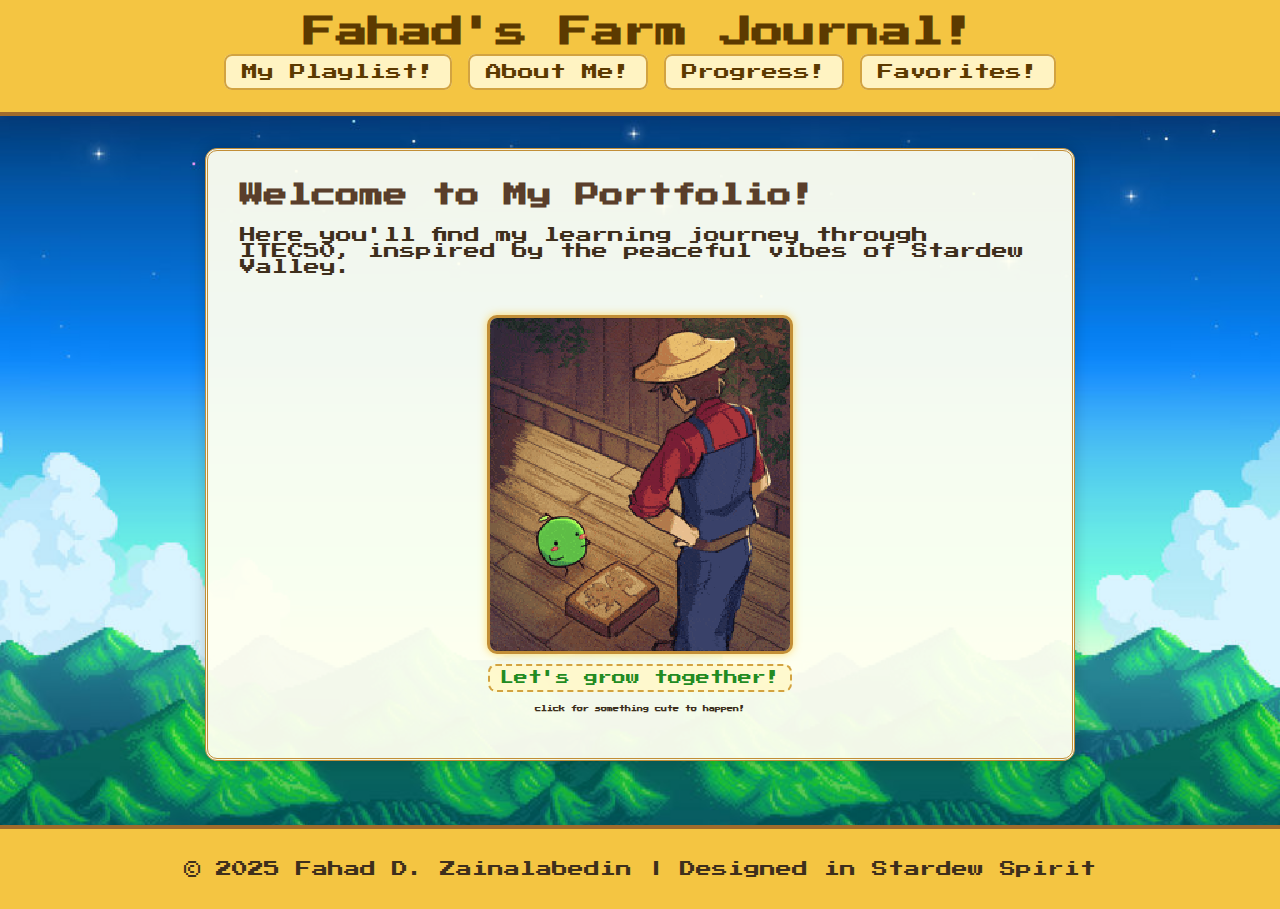
<file: index.html>
<!DOCTYPE html>
<html lang="en">
<head>
  <meta charset="UTF-8">
  <meta name="viewport" content="width=device-width, initial-scale=1.0">
  <title>Fahad's Portfolio</title>
  <link rel="stylesheet" href="styles.css">
  <link href="https://fonts.googleapis.com/css2?family=Press+Start+2P&display=swap" rel="stylesheet">
</head>
<body>
  <header class="header">
    <h1>Fahad's Farm Journal!</h1>
    <nav>
      <ul class="nav-list">
        <li><a href="playlist.html">My Playlist!</a></li>
        <li><a href="profile.html">About Me!</a></li>
        <li><a href="academic_progress.html">Progress!</a></li>
        <li><a href="favorites.html">Favorites!</a></li>
      </ul>
    </nav>
  </header>
  
  <main class="main-content">
    <section>
      <h2>Welcome to My Portfolio!</h2>
      <p>Here you'll find my learning journey through ITEC50, inspired by the peaceful vibes of Stardew Valley.</p>
      
      <!-- dancing junimo -->
      <div class="junimo-wrapper">
        <img src="junimoo.gif" alt="Dancing Junimo" class="junimo-gif">
        <div class="junimo-text" onclick="openModal()">Let's grow together!</div>

          <!-- message from the junimos -->
          <div id="junimoModal" class="modal">
            <div class="modal-content">
              <span class="close-button" onclick="closeModal()">&times;</span>
              <h3>A Note from the Junimos</h3>
              <p>"We see your progress... and we're proud. Keep growing, Farmer!"</p>
              <img src="junimo.gif" alt="Happy Junimo" class="junimo-gif">
            </div>
          </div>
          <h6>click for something cute to happen!</h6>
      </div>
    </section>
  </main>

  <footer class="footer">
    <p>&copy; 2025 Fahad D. Zainalabedin | Designed in Stardew Spirit</p>
  </footer>

  <script src="everything.js"></script>
</body>
</html>
</file>
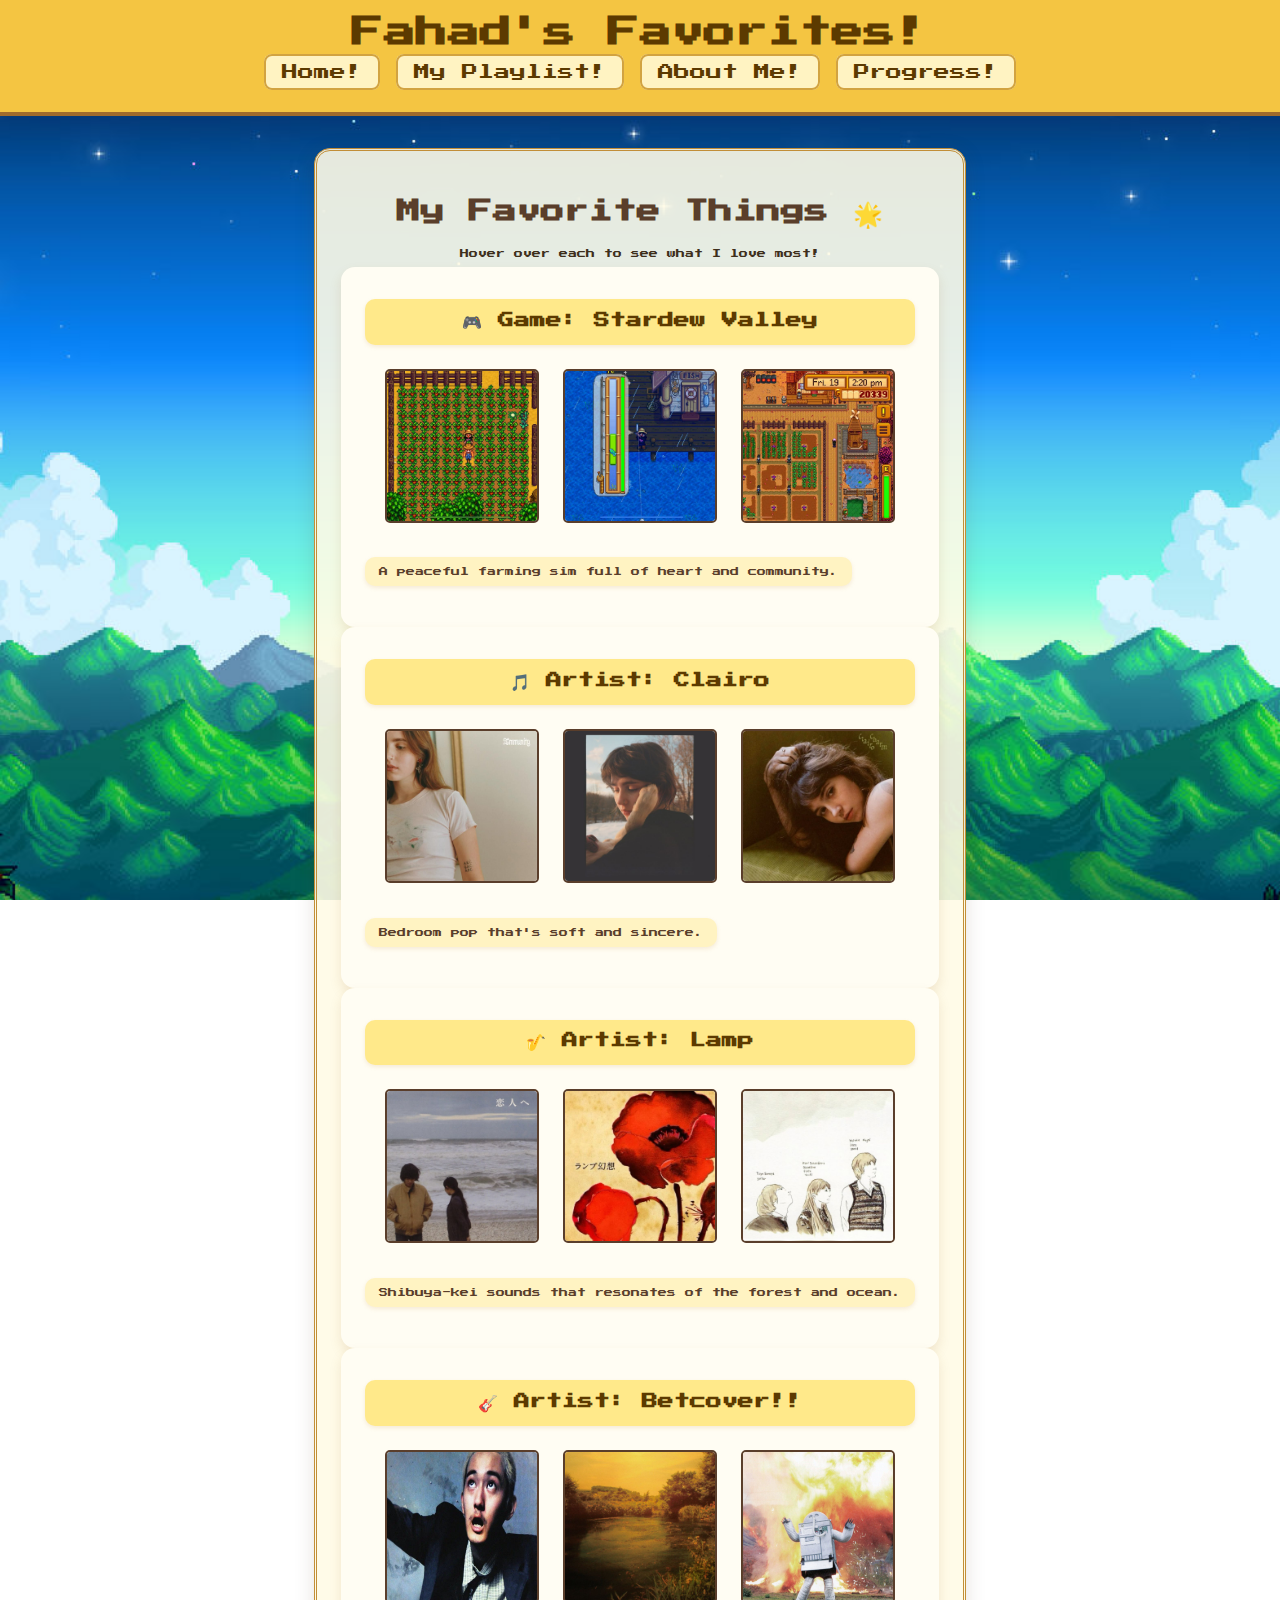
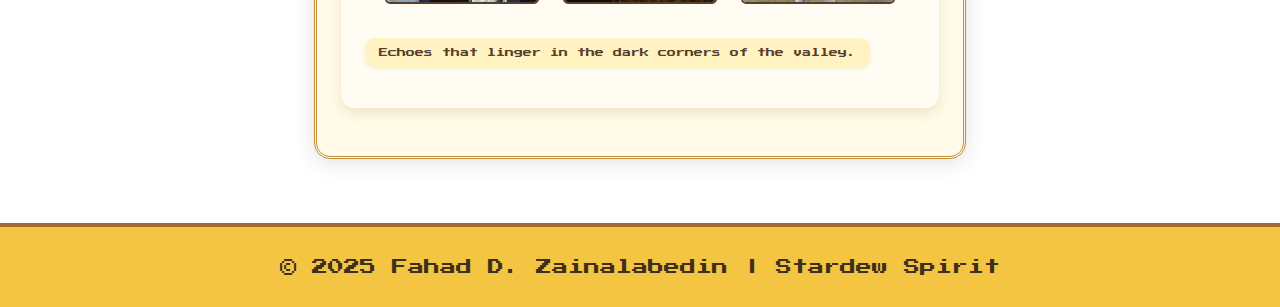
<file: favorites.html>
<!DOCTYPE html>
<html lang="en">
<head>
  <meta charset="UTF-8" />
  <meta name="viewport" content="width=device-width, initial-scale=1.0"/>
  <title>Fahad's Favorites</title>
  <link rel="stylesheet" href="styles.css" />
  <link href="https://fonts.googleapis.com/css2?family=Press+Start+2P&display=swap" rel="stylesheet" />
</head>
<body>
  <header class="header">
    <h1>Fahad's Favorites!</h1>
    <nav>
      <ul class="nav-list">
        <li><a href="index.html">Home!</a></li>
        <li><a href="playlist.html">My Playlist!</a></li>
        <li><a href="profile.html">About Me!</a></li>
        <li><a href="academic_progress.html">Progress!</a></li>
      </ul> 
    </nav>
  </header>

  <main class="main-content favorites-content">
    <section class="favorites-section">
      <h2>My Favorite Things 🌟</h2>
      <p class="section-instruction">Hover over each to see what I love most!</p>

      <!-- favorite block -->
      <div class="favorite-block">
        <h3 class="fav-title">🎮 Game: Stardew Valley</h3>
        <div class="fav-gallery">
          <div class="hover-wrap">
            <img src="harvest.jpg" alt="First Harvest">
            <div class="hover-label">My First Harvest!</div>
          </div>
          <div class="hover-wrap">
            <img src="fishing.jpg" alt="Fishing">
            <div class="hover-label">Fishing by the Ocean!</div>
          </div>
          <div class="hover-wrap">
            <img src="firstfall.jpg" alt="Fall">
            <div class="hover-label">My First Year in Fall!</div>
          </div>
        </div>
        <p class="favorite-desc">A peaceful farming sim full of heart and community.</p>
      </div>

      <div class="favorite-block">
        <h3 class="fav-title">🎵 Artist: Clairo</h3>
        <div class="fav-gallery">
          <div class="hover-wrap">
            <img src="immunity.jpg" alt="Clairo - Immunity">
            <div class="hover-label">Immunity (2019)</div>
          </div>
          <div class="hover-wrap">
            <img src="sling.jpg" alt="Clairo - Sling">
            <div class="hover-label">Sling (2021)</div>
          </div>
          <div class="hover-wrap">
            <img src="charm.jpg" alt="Clairo - Charm">
            <div class="hover-label">Charm (2024)</div>
          </div>
        </div>
        <p class="favorite-desc">Bedroom pop that's soft and sincere.</p>
      </div>

      <div class="favorite-block">
        <h3 class="fav-title">🎷 Artist: Lamp</h3>
        <div class="fav-gallery">
          <div class="hover-wrap">
            <img src="forlovers.jpg" alt="Lamp - For Lovers">
            <div class="hover-label">For Lovers (2004)</div>
          </div>
          <div class="hover-wrap">
            <img src="gensou.jpg" alt="Lamp - Phantasma">
            <div class="hover-label">Phantasma (2008)</div>
          </div>
          <div class="hover-wrap">
            <img src="soyokaze.jpg" alt="Lamp - Soyokaze Apartment 201">
            <div class="hover-label">Soyokaze Apartment 201 (2003)</div>
          </div>
        </div>
        <p class="favorite-desc">Shibuya-kei sounds that resonates of the forest and ocean.</p>
      </div>

      <div class="favorite-block">
        <h3 class="fav-title">🎸 Artist: Betcover!!</h3>
        <div class="fav-gallery">
          <div class="hover-wrap">
            <img src="jikan.jpg" alt="Betcover!! - Jikan">
            <div class="hover-label">Jikan (2021)</div>
          </div>
          <div class="hover-wrap">
            <img src="tamago.jpg" alt="Betcover!! - Tamago">
            <div class="hover-label">Tamago (2022)</div>
          </div>
          <div class="hover-wrap">
            <img src="ashing.jpg" alt="Betcover!! - Kokuhaku">
            <div class="hover-label">Kokuhaku (2020)</div>
          </div>
        </div>
        <p class="favorite-desc">Echoes that linger in the dark corners of the valley.</p>
      </div>
    </section>
  </main>

  <footer class="footer">
    <p>&copy; 2025 Fahad D. Zainalabedin | Stardew Spirit</p>
  </footer>
</body>
</html>
</file>
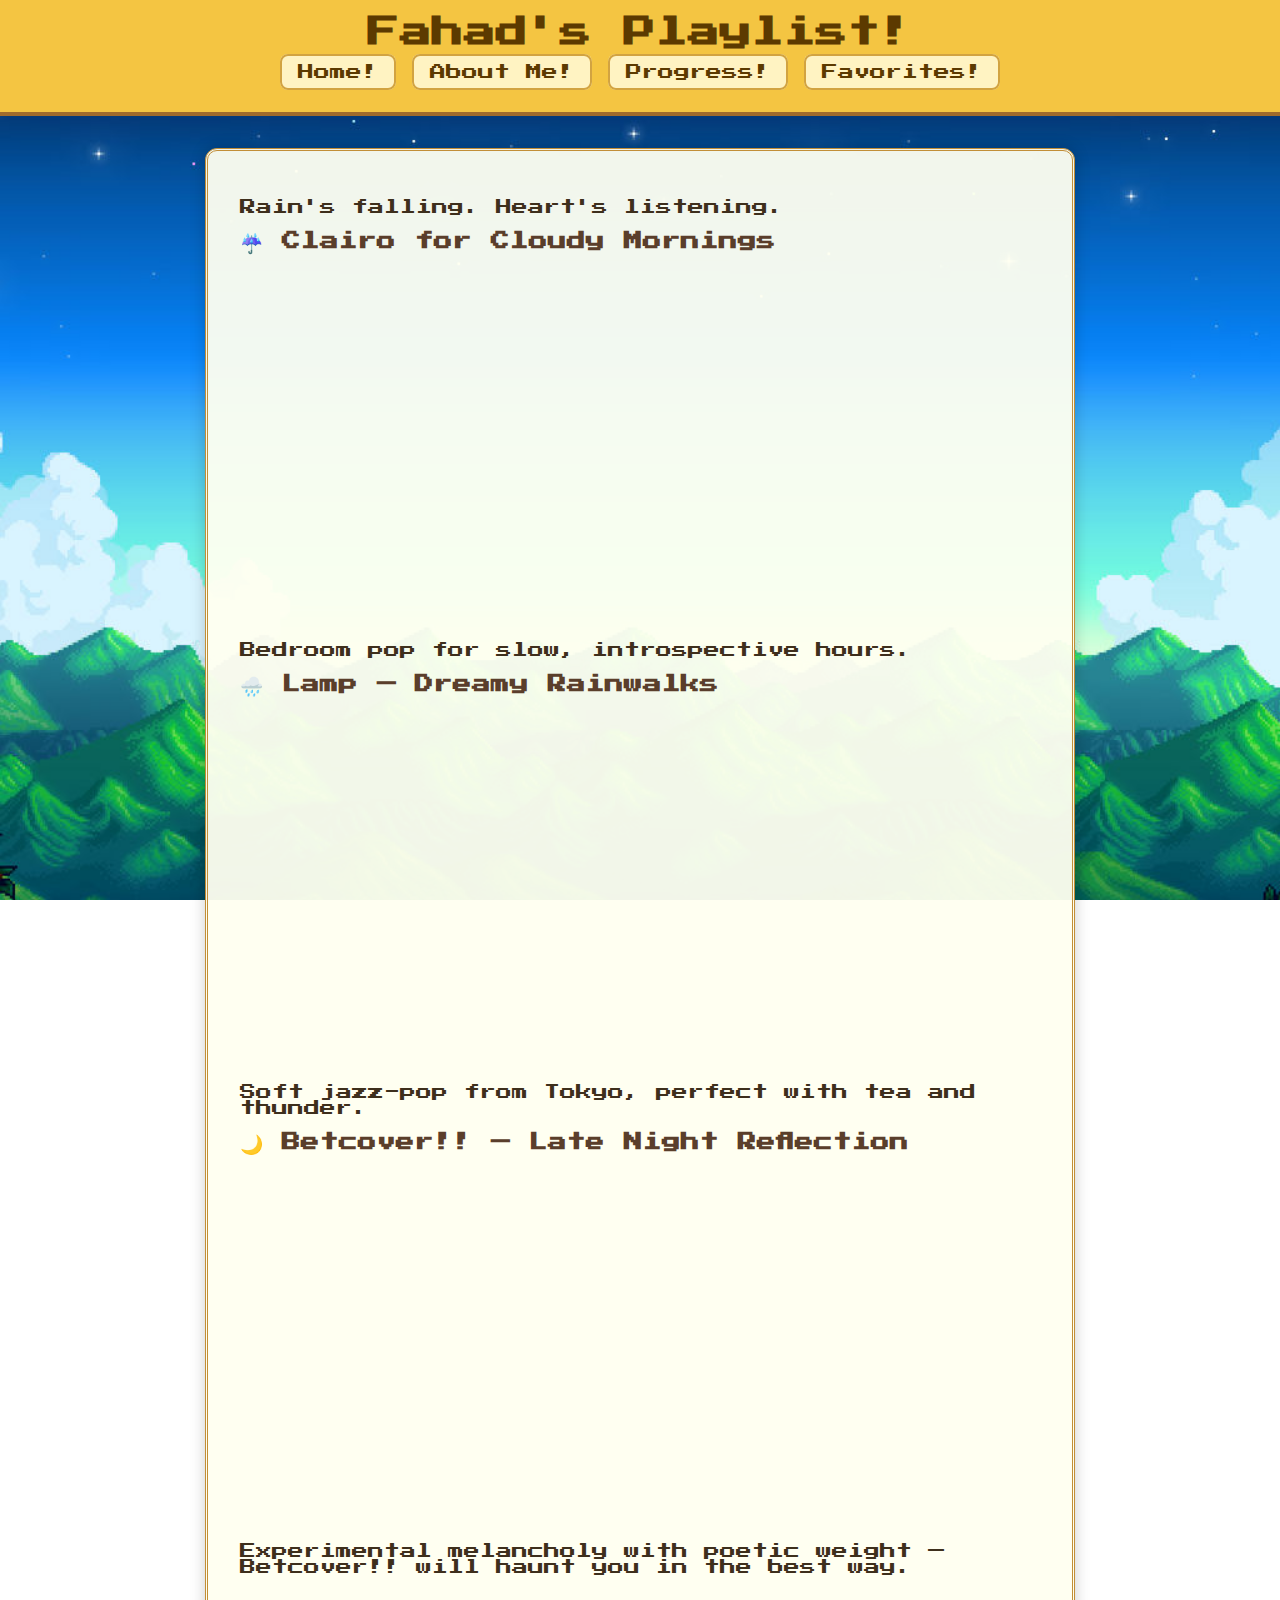
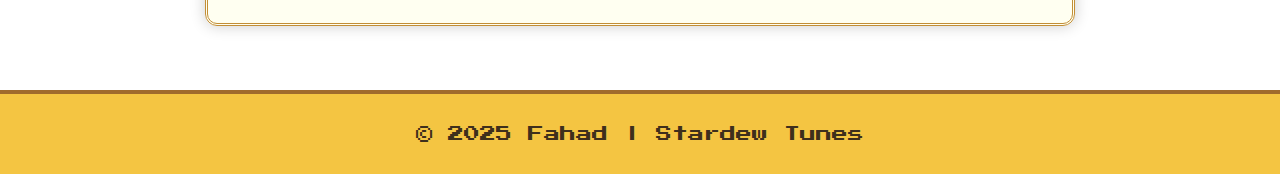
<file: playlist.html>
<!DOCTYPE html>
<html lang="en">
<head>
  <meta charset="UTF-8" />
  <meta name="viewport" content="width=device-width, initial-scale=1.0" />
  <title>Fahad's Playlists</title>
  <link rel="stylesheet" href="styles.css" />
  <link href="https://fonts.googleapis.com/css2?family=Press+Start+2P&display=swap" rel="stylesheet" />
</head>
<body>
  <header class="header">
    <h1>Fahad's Playlist!</h1>
    <nav>
      <ul class="nav-list">
        <li><a href="index.html">Home!</a></li>
        <li><a href="profile.html">About Me!</a></li>
        <li><a href="academic_progress.html">Progress!</a></li>
        <li><a href="favorites.html">Favorites!</a></li>
      </ul>
    </nav>
  </header>

  <main class="main-content">
    <section class="playlist-section">
      <p class="quotetypeshline">Rain's falling. Heart's listening.</p>

      <div class="playlist">
        <h3>☔ Clairo for Cloudy Mornings</h3>
        <iframe style="border-radius:12px" src="https://open.spotify.com/embed/playlist/0l3dIP7jpbHrgOQHfZTVnv?utm_source=generator" width="100%" height="352" frameBorder="0" allowfullscreen="" allow="autoplay; clipboard-write; encrypted-media; fullscreen; picture-in-picture" loading="lazy"></iframe>
        <p>Bedroom pop for slow, introspective hours.</p>
      </div>
      <div class="playlist">
        <h3>🌧️ Lamp — Dreamy Rainwalks</h3>
        <iframe style="border-radius:12px" src="https://open.spotify.com/embed/playlist/3nv5H7Z0ygox20FlZWRHEZ?utm_source=generator" width="100%" height="352" frameBorder="0" allowfullscreen="" allow="autoplay; clipboard-write; encrypted-media; fullscreen; picture-in-picture" loading="lazy"></iframe>
        <p>Soft jazz-pop from Tokyo, perfect with tea and thunder.</p>
      </div>

      <div class="playlist">
        <h3>🌙 Betcover!! — Late Night Reflection</h3>
        <iframe style="border-radius:12px" src="https://open.spotify.com/embed/playlist/4Kh65w28qZmwlQcNhJEDdF?utm_source=generator" width="100%" height="352" frameBorder="0" allowfullscreen="" allow="autoplay; clipboard-write; encrypted-media; fullscreen; picture-in-picture" loading="lazy"></iframe>
        <p>Experimental melancholy with poetic weight — Betcover!! will haunt you in the best way.</p>
      </div>
    </section>
  </main>

  <footer class="footer">
    <p>&copy; 2025 Fahad | Stardew Tunes</p>
  </footer>
</body>
</html>
</file>
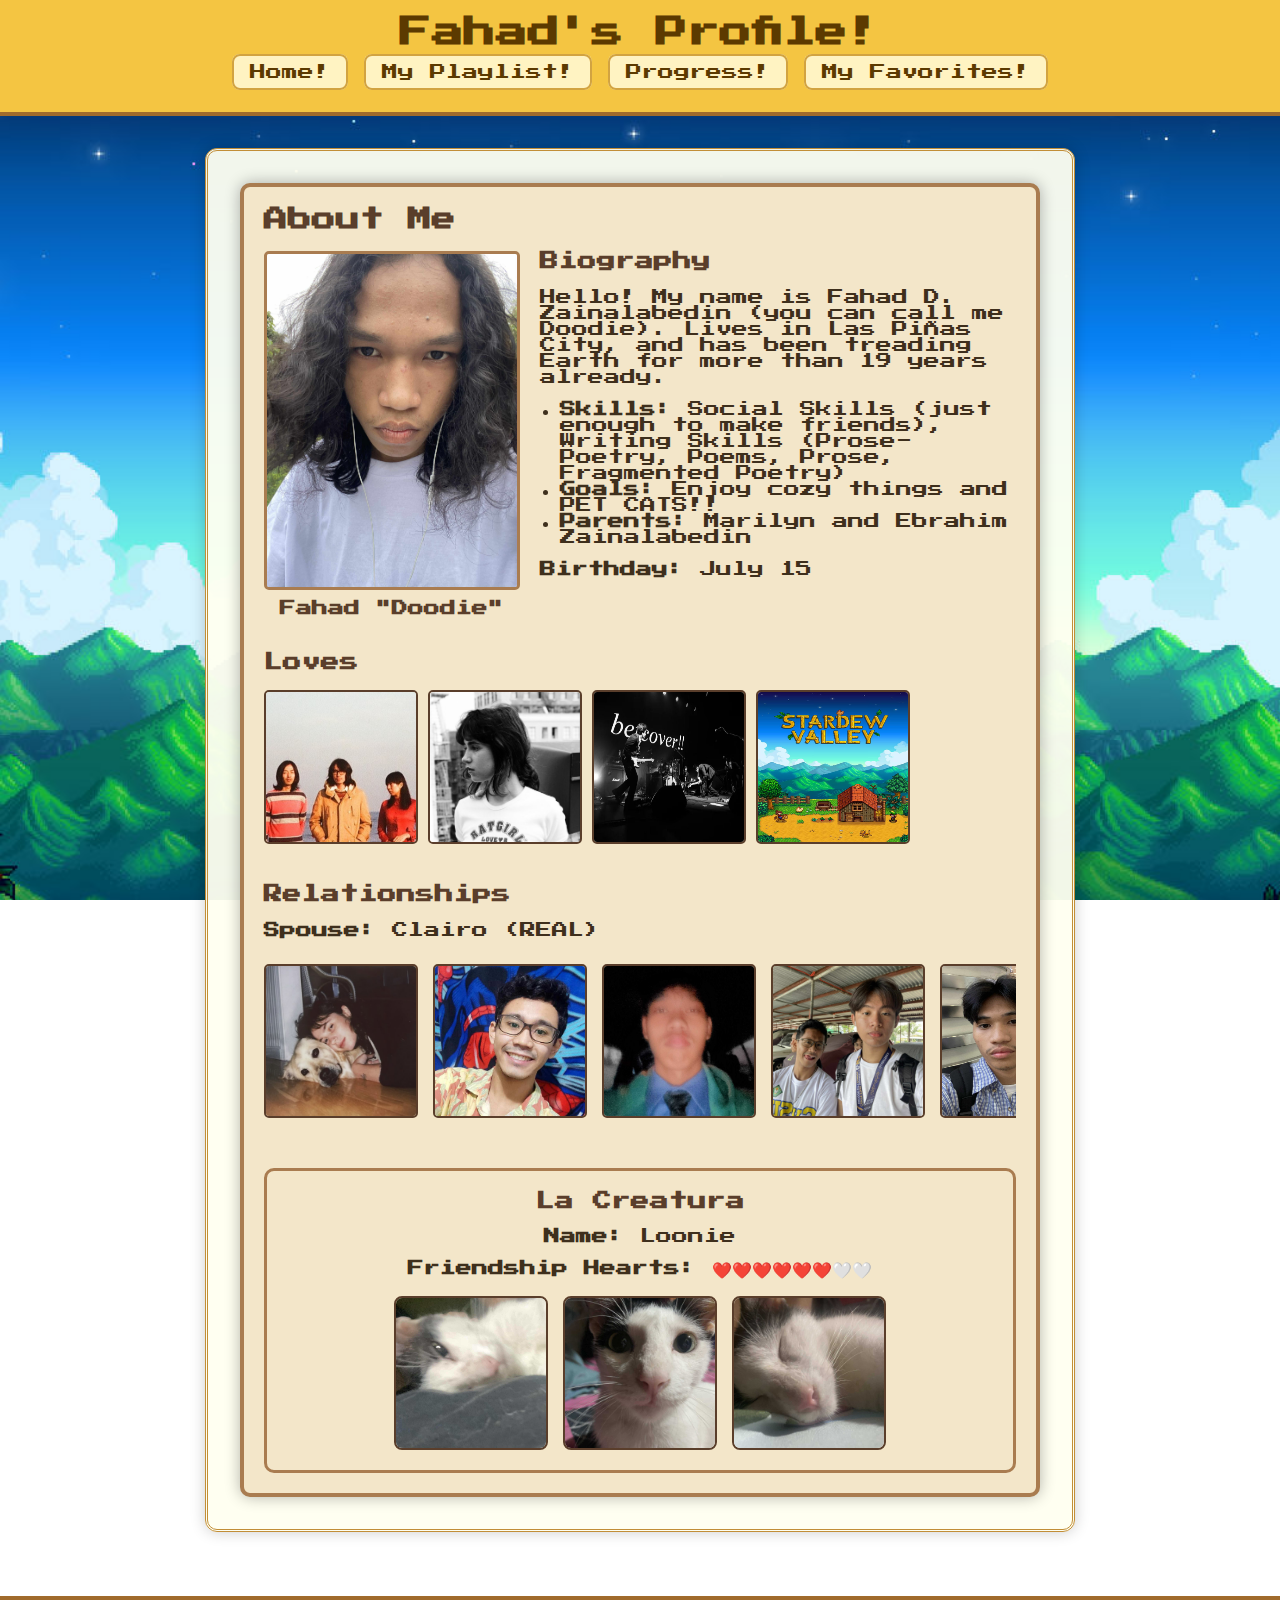
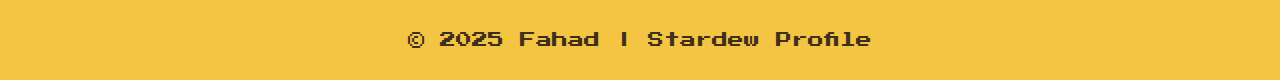
<file: profile.html>
<!DOCTYPE html>
<html lang="en">
<head>
  <meta charset="UTF-8" />
  <meta name="viewport" content="width=device-width, initial-scale=1.0" />
  <title>Fahad's Profile</title>
  <link rel="stylesheet" href="styles.css"/>
  <link href="https://fonts.googleapis.com/css2?family=Press+Start+2P&display=swap" rel="stylesheet" />
</head>
<body>
  <header class="header">
    <h1>Fahad's Profile!</h1>
    <nav>
      <ul class="nav-list">
        <li><a href="index.html">Home!</a></li>
        <li><a href="playlist.html">My Playlist!</a></li>
        <li><a href="academic_progress.html">Progress!</a></li>
        <li><a href="favorites.html">My Favorites!</a></li>
      </ul>
    </nav>
  </header>
  <main class="main-content">
    <div class="profile-card">
      <h2>About Me</h2>
      <div class="main-info">
        <div class="portrait">
          <img src="fahad.jpg" alt="Fahad's Portrait">
          <p class="name">Fahad "Doodie"</p>
        </div>
        <div class="bio">
          <h3>Biography</h3>
          <p>Hello! My name is Fahad D. Zainalabedin (you can call me Doodie). Lives in Las Piñas City, and has been treading Earth for more than 19 years already.</p>
          <ul>
            <li><strong>Skills:</strong> Social Skills (just enough to make friends), Writing Skills (Prose-Poetry, Poems, Prose, Fragmented Poetry)</li>
            <li><strong>Goals:</strong> Enjoy cozy things and PET CATS!!</li>
            <li><strong>Parents:</strong> Marilyn and Ebrahim Zainalabedin</li>
          </ul>
          <p><strong>Birthday:</strong> July 15</p>
        </div>
      </div>

      <div class="loves">
        <h3>Loves</h3>
        <div class="loves2">
          <div class="hover-wrap">
            <img src="lamp.jpg" alt="Lamp">
            <div class="hover-label">Lamp</div>
          </div>
          <div class="hover-wrap">
            <img src="clairo.jpg" alt="Clairo">
            <div class="hover-label">Clairo</div>
          </div>
          <div class="hover-wrap">
            <img src="betcover.jpg" alt="Betcover!!">
            <div class="hover-label">Betcover!!</div>
          </div>
          <div class="hover-wrap">
            <img src="stardew.png" alt="Stardew Valley">
            <div class="hover-label">Stardew Valley</div>
          </div>
        </div>
      </div>

      <div class="relationships">
        <h3>Relationships</h3>
        <p><strong>Spouse:</strong> Clairo (REAL)</p>
        <div class="rs-slider">
          <div class="hover-wrap">
            <img src="spouse.jpg" alt="my wife">
            <div class="hover-label">Clairo</div>
          </div>
          <div class="hover-wrap">
            <img src="paul.jpg" alt="Paul"/>
            <div class="hover-label">Paul Lawrence</div>
          </div>
          <div class="hover-wrap">
            <img src="jhonpaul.jpg" alt="Jhon">
            <div class="hover-label">Jhon Paul</div>
          </div>
          <div class="hover-wrap">
            <img src="vince.jpg" alt="Vince">
            <div class="hover-label">Vince Andrew</div>
          </div>
          <div class="hover-wrap">
            <img src="aljon.jpg" alt="Aljon">
            <div class="hover-label">Aljon Gabriel</div>
          </div>
          <div class="hover-wrap">
            <img src="james.jpg" alt="James">
            <div class="hover-label">James</div>
          </div>
          <div class="hover-wrap">
            <img src="luke.jpg" alt="Luke">
            <div class="hover-label">Luke</div>
          </div>
          <div class="hover-wrap">
            <img src="alvhir.jpg" alt="Alvhir">
            <div class="hover-label">Alvhir</div>
          </div>
          <div class="hover-wrap">
            <img src="eujin.jpg" alt="Eugene">
            <div class="hover-label">Eugene</div>
          </div>
          <div class="hover-wrap">
            <img src="janrhey.jpg" alt="Jan Rhey">
            <div class="hover-label">Jan Rhey</div>
          </div>
          <div class="hover-wrap">
            <img src="jhoncarlo.jpg" alt="SOL">
            <div class="hover-label">John Carlo</div>
          </div>
          <div class="hover-wrap">
            <img src="rovic.jpg" alt="Rovic">
            <div class="hover-label">Rodrigo Victor</div>
          </div>
          <div class="hover-wrap">
            <img src="alexandrei.jpg" alt="Alexandrei">
            <div class="hover-label">Alexandrei</div>
          </div>
          <div class="hover-wrap">
            <img src="loraine.jpg" alt="Loraine">
            <div class="hover-label">Loraine</div>
          </div>
          <div class="hover-wrap">
            <img src="freshia2.jpg" alt="Freshia">
            <div class="hover-label">Freshia</div>
          </div>
        </div>
      </div>
        <div class="pet-section">
          <h3>La Creatura</h3>
          <p><strong>Name:</strong> Loonie</p>
          <p><strong>Friendship Hearts:</strong> ❤️❤️❤️❤️❤️❤️🤍🤍</p>

          <div class="pet-gallery">
            <div class="hover-wrap">
              <img src="loonie1.jpg" alt="Woke Up Loonie">
              <div class="hover-label">The Creature Has Awoken.</div>
            </div>
            <div class="hover-wrap">
              <img src="loonie2.jpg" alt="Loonie Dominance">
              <div class="hover-label">"Feed me, human."</div>
            </div>
            <div class="hover-wrap">
              <img src="loonie3.jpg" alt="Loonie After Eating">
              <div class="hover-label">Post-breakfast nap 🐾</div>
            </div>
          </div>
        </div>
      </div>
    </div>
  </main>

  <footer class="footer">
    <p>&copy; 2025 Fahad | Stardew Profile</p>
  </footer>
</body>
</html>
</file>
<file: styles.css>
html, body {
  height: 100%;
  margin: 0;
  padding: 0;
  display: flex;
  flex-direction: column;
}
body {
  background-image: url('stardewbackground.jpg');
  background-size: cover;
  background-repeat: no-repeat;
  background-position: center top;
  background-attachment: fixed;
  font-family: 'Press Start 2P', cursive;
  color: #3e2f1c;
}

h1, h2, h3 {
  font-family: 'Press Start 2p', cursive;
  color: #5a3e2b;
  margin-top: 0;
}
h6{
  font-size: 6px;
}
/* header and navigation */
.header {
  background-color: #f4c542;
  border-bottom: 4px solid #a06b2c;
  padding: 1em 0;
  text-align: center;
}
.header h1 {
  margin: 0;
  color: #5c3a00;
}
.nav-list {
  list-style: none;
  padding: 0;
  display: flex;
  flex-wrap: wrap;
  justify-content: center;
  gap: 1rem;
}
@media (max-width: 600px) {
  .nav-list {
    flex-direction: column;
    align-items: center;
    gap: 0.5rem;
  }

  .nav-list li a {
    font-size: 10px;
  }

  .header h1 {
    font-size: 14px;
    padding: 0 1rem;
  }
}
.nav-list a {
  text-decoration: none;
  color: #5c3a00;
  background-color: #fff3c2;
  padding: 0.5em 1em;
  border: 2px solid #d2a341;
  border-radius: 8px;
  transition: 0.2s ease-in-out;
}
.nav-list a:hover {
  background-color: #ffe98a;
  transform: scale(1.05);
}
/* main content */
.main-content {
  font-family: 'Press Start 2p', cursive;
  max-width: 800px;
  margin: 2em auto;
  padding: 2em;
  background-color: rgba(255, 255, 240, 0.95);
  border: 3px double #c28e37;
  border-radius: 12px;
  box-shadow: 0 0 15px rgba(0, 0, 0, 0.2);
  flex: 1;
}
.junimo-wrapper {
  display: flex;
  flex-direction: column;
  align-items: center;
  margin-top: 40px;
}
.junimo-gif {
  width: 300px;
  image-rendering: pixelated;
  border: 3px solid #c28e37;
  background-color: #fffbe7;
  border-radius: 10px;
  box-shadow: 0 0 8px rgba(255, 204, 51, 0.7);
}
.junimo-text {
  margin-top: 15px;
  font-size: 10px;
  color: #5a3e2b;
  background-color: rgba(255, 248, 200, 0.85);
  padding: 5px 10px;
  display: inline-block;
  border: 2px dashed #d2a341;
  border-radius: 8px;
  font-family: 'Press Start 2P', cursive;
}
.modal {
  display: none;
  position: fixed;
  z-index: 999;
  left: 0;
  top: 0;
  width: 100%;
  height: 100%;
  background-color: rgba(0, 0, 0, 0.6);
}
@keyframes bounceIn {
  0% {
    transform: scale(0.5);
    opacity: 0;
  }
  60% {
    transform: scale(1.1);
    opacity: 1;
  }
  80% {
    transform: scale(0.95);
  }
  100% {
    transform: scale(1);
  }
}
.modal-content {
  background: #fdf5e6;
  border: 3px solid #b8860b;
  box-shadow: 0 0 15px rgba(0,0,0,0.5);
  background-image: url('https://www.transparenttextures.com/patterns/aged-paper.png');
  background-repeat: repeat;
  padding: 30px;
  width: 80%;
  max-width: 500px;
  margin: 10% auto;
  border-radius: 12px;
  font-family: 'Press Start 2P', cursive;
  color: #5c3d1e;
  position: relative;
  text-align: center;
  animation: bounceIn 0.5s ease;
}
.close-button {
  position: absolute;
  top: 10px;
  right: 20px;
  font-size: 24px;
  color: #5c3d1e;
  cursor: pointer;
}

.junimo-text {
  margin-top: 10px;
  color: #228B22;
  cursor: pointer;
  font-size: 14px;
  text-decoration: none;
}

.footer {
  text-align: center;
  padding: 1em;
  background-color: #f4c542;
  border-top: 4px solid #a06b2c;
  margin-top: 2em;
}
.profile-card {
  background-color: #f3e6c9;
  border: 4px solid #a97c50;
  border-radius: 10px;
  padding: 20px;
  max-width: 800px;
  margin: auto;
  box-shadow: 0 0 15px rgba(0, 0, 0, 0.3);
}
.main-info {
  display: flex;
  gap: 20px;
  margin-bottom: 20px;
  flex-wrap: wrap;
}
.portrait {
  text-align: center;
}
.portrait img {
  width: 250px;
  border: 3px solid #a97c50;
  background-color: #fffbe7;
  border-radius: 5px;
}
.name {
  font-weight: bold;
  margin-top: 10px;
  color: #5a3e2b;
}
.bio {
  flex: 1;
}
.bio ul {
  padding-left: 20px;
}
.loves .loves2,
.npc-icons {
  display: flex;
  gap: 10px;
  flex-wrap: wrap;
  margin-top: 10px;
}
.hover-wrap {
  position: relative;
  display: inline-block;
}
.hover-wrap img {
  width: 150px;
  height: 150px;
  border: 2px solid #5a3e2b;
  background-color: #fffbe7;
  border-radius: 5px;
  transition: filter 0.2s ease, box-shadow 0.2s ease;
  cursor: pointer;
  display: block;
}
.hover-wrap:hover img {
  filter: brightness(1.2);
  box-shadow: 0 0 0 2px #fff, 0 0 4px #ffe98a, 0 0 8px #ffcc33;
}

.hover-label {
  position: absolute;
  bottom: 0;
  width: 100%;
  background-color: rgba(255, 248, 200, 0.8);
  color: #3e2f1c;
  font-size: 9px;
  padding: 5px 0;
  text-align: center;
  font-family: 'Press Start 2P', cursive;
  opacity: 0;
  transition: opacity 0.3s ease;
  border-bottom-left-radius: 5px;
  border-bottom-right-radius: 5px;
}

.hover-wrap:hover .hover-label {
  opacity: 1;
}
.relationships, .pet-section {
  margin-top: 40px;
}
/* horizontal scroll button*/
.rs-slider {
  display: flex;
  overflow-x: auto;
  gap: 15px;
  padding: 10px 0;
  scroll-snap-type: x mandatory;
  scrollbar-color: #d1a355 #f3e6c9;
  scrollbar-width: thin;
}

.rs-slider::-webkit-scrollbar {
  height: 8px;
}

.rs-slider::-webkit-scrollbar-track {
  background: #f3e6c9;
}

.rs-slider::-webkit-scrollbar-thumb {
  background-color: #d1a355;
  border-radius: 10px;
}

.rs-slider .hover-wrap {
  flex: 0 0 auto;
  scroll-snap-align: start;
}
.pet-section {
  margin-top: 40px;
  background-color: #f3e6c9;
  padding: 20px;
  border: 3px solid #a97c50;
  border-radius: 10px;
  text-align: center;
}

.pet-gallery {
  display: flex;
  justify-content: center;
  flex-wrap: wrap;
  gap: 15px;
  margin-top: 15px;
}

.pet-gallery img {
  width: 150px;
  height: 150px;
  object-fit: cover;
  border: 2px solid #5a3e2b;
  border-radius: 8px;
  background-color: #fffbe7;
  transition: 0.2s ease;
}

/* ACADEMIC PROGRESS CODE */
  /* quiz buttons */
.quiz-buttons {
  display: flex;
  flex-wrap: wrap;
  gap: 10px;
  justify-content: center;
  margin-top: 0.5em;
}

.quiz-btn {
  background-color: #fff3c2;
  color: #5c3a00;
  font-family: 'Press Start 2P', cursive;
  font-size: 10px;
  padding: 0.8em 1em;
  border: 2px solid #d2a341;
  border-radius: 8px;
  cursor: pointer;
  transition: background-color 0.2s, transform 0.2s;
}

.quiz-btn:hover {
  background-color: #ffe98a;
  transform: scale(1.05);
}

/* style for the instruction text */
.section-instruction {
  text-align: center;
  margin-top: 0.5em;
  font-size: 9px;
  color: #3e2f1c;
  font-family: 'Press Start 2P', cursive;
}

/* lightbox overlay for acad progress */
.lightbox-overlay {
  position: fixed;
  top: 0; left: 0; right: 0; bottom: 0;
  background: rgba(0,0,0,0.8);
  display: none;
  align-items: center;
  justify-content: center;
  z-index: 1000;
}

.lightbox-overlay .lb-image {
  max-width: 80%;
  max-height: 80%;
  border: 4px solid #a97c50;
  border-radius: 8px;
  background: #fffbe7;
}

.lb-close {
  position: absolute;
  top: 20px; right: 30px;
  font-size: 2rem;
  color: #fffbe7;
  cursor: pointer;
}

/* exams section */
.exam-gallery {
  display: flex;
  justify-content: center;
  gap: 20px;
  flex-wrap: wrap;
  margin-top: 10px;
}

.exam-wrap {
  position: relative;
  background-color: #fffbe7;
  border: 4px solid #c28e37;
  border-radius: 8px;
  padding: 8px;
  box-shadow: 2px 2px 10px rgba(0,0,0,0.2);
  cursor: pointer;
  transition: transform 0.2s ease, background-color 0.2s ease;
}

.exam-wrap:hover {
  transform: scale(1.03);
  background-color: #fff4c0;
}

.exam-wrap img {
  display: block;
  width: 180px;
  height: auto;
  border: 2px solid #a97c50;
  border-radius: 5px;
  background-color: #fdf6e3;
}

.exam-label {
  position: absolute;
  bottom: 8px;
  left: 50%;
  transform: translateX(-50%);
  background-color: rgba(255,248,200,0.9);
  color: #5a3e2b;
  font-family: 'Press Start 2P', cursive;
  font-size: 8px;
  padding: 4px 6px;
  border: 2px dashed #d2a341;
  border-radius: 6px;
  opacity: 0;
  transition: opacity 0.3s ease;
}

.exam-wrap:hover .exam-label {
  opacity: 1;
}

/* lightbox overlay for the quizzes and exam */
.lightbox-overlay {
  position: fixed;
  top: 0; left: 0; right: 0; bottom: 0;
  background: rgba(0,0,0,0.8);
  display: none;
  align-items: center;
  justify-content: center;
  z-index: 1000;
}

.lightbox-overlay .lb-image {
  max-width: 80%;
  max-height: 80%;
  border: 4px solid #a97c50;
  border-radius: 8px;
  background: #fffbe7;
}

.lb-close {
  position: absolute;
  top: 20px; right: 30px;
  font-size: 2rem;
  color: #fffbe7;
  cursor: pointer;
}

/* activity Section */
.activitypictures {
  display: flex;
  flex-wrap: wrap;
  gap: 15px;
  justify-content: center;
  margin-top: 1em;
}
.project-btn {
  display: inline-block;
  background-color: #fff8dc;
  color: #5a3e2b;
  font-family: 'Press Start 2P', cursive;
  font-size: 10px;
  text-decoration: none;
  padding: 0.8em 1.2em;
  border: 3px double #d4a76a;
  border-radius: 10px;
  box-shadow: 2px 2px 0 #c29256;
  transition: transform 0.2s ease, background-color 0.3s ease;
}

.project-btn:hover {
  background-color: #fce5b3;
  transform: scale(1.05);
  box-shadow: 2px 2px 8px rgba(90, 62, 43, 0.4);
}
.favorites-section h2 {
  text-align: center;
}
.favorites-content {
  display: flex;
  flex-direction: column;
  align-items: center;
  gap: 3em;
  padding: 3em 1.5em;
  background-color: rgba(255, 251, 230, 0.9);
  border-radius: 16px;
  box-shadow: 0 4px 20px rgba(90, 62, 43, 0.15);
}

.favorite-block {
  background-color: #fffdf3;
  border-radius: 14px;
  width: 100%;
  max-width: 760px;
  margin: 0 auto;
  padding: 2em 1.5em;
  box-shadow: 0 6px 12px rgba(160, 107, 44, 0.15);
  transition: transform 0.2s ease, box-shadow 0.2s ease;
  box-sizing: border-box;
}


.favorite-block:hover {
  transform: translateY(-4px);
  box-shadow: 0 10px 20px rgba(160, 107, 44, 0.2);
}

.fav-title {
  font-size: 16px;
  color: #5c3a00;
  margin-bottom: 1.5em;
  text-align: center;
  background-color: #ffe98a;
  padding: 0.8em 1em;
  border-radius: 10px;
  box-shadow: 0 2px 4px rgba(212, 167, 106, 0.2);
}

.fav-gallery {
  display: flex;
  justify-content: center;
  gap: 1.5em;
  flex-wrap: wrap;
  margin-bottom: 1.5em;
}
.favorite-desc {
  margin-top: 1.2em;
  font-size: 9px;
  font-family: 'Press Start 2P', cursive;
  color: #5a3e2b;
  background-color: #fff3c2;
  padding: 10px 14px;
  border-radius: 10px;
  display: inline-block;
  text-align: center;
  box-shadow: 0 2px 4px rgba(212, 167, 106, 0.2);
}
</file>
